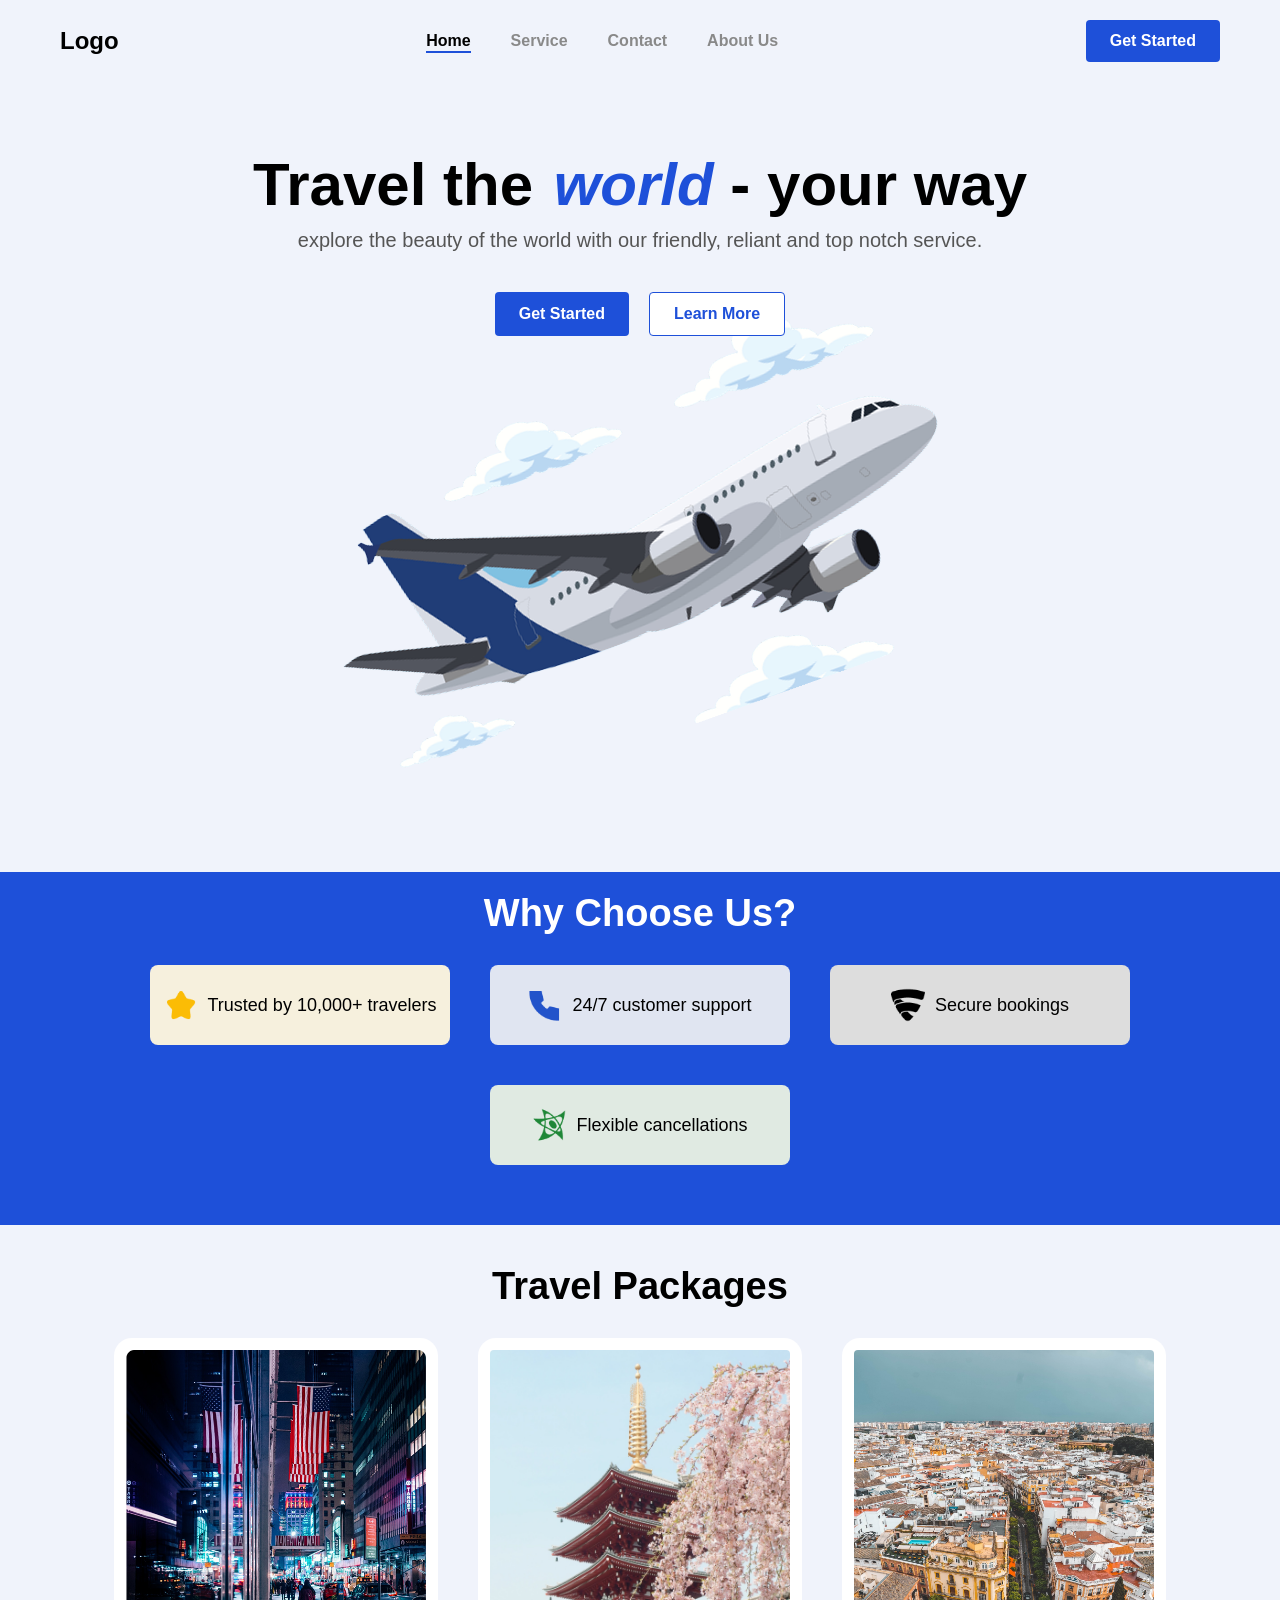
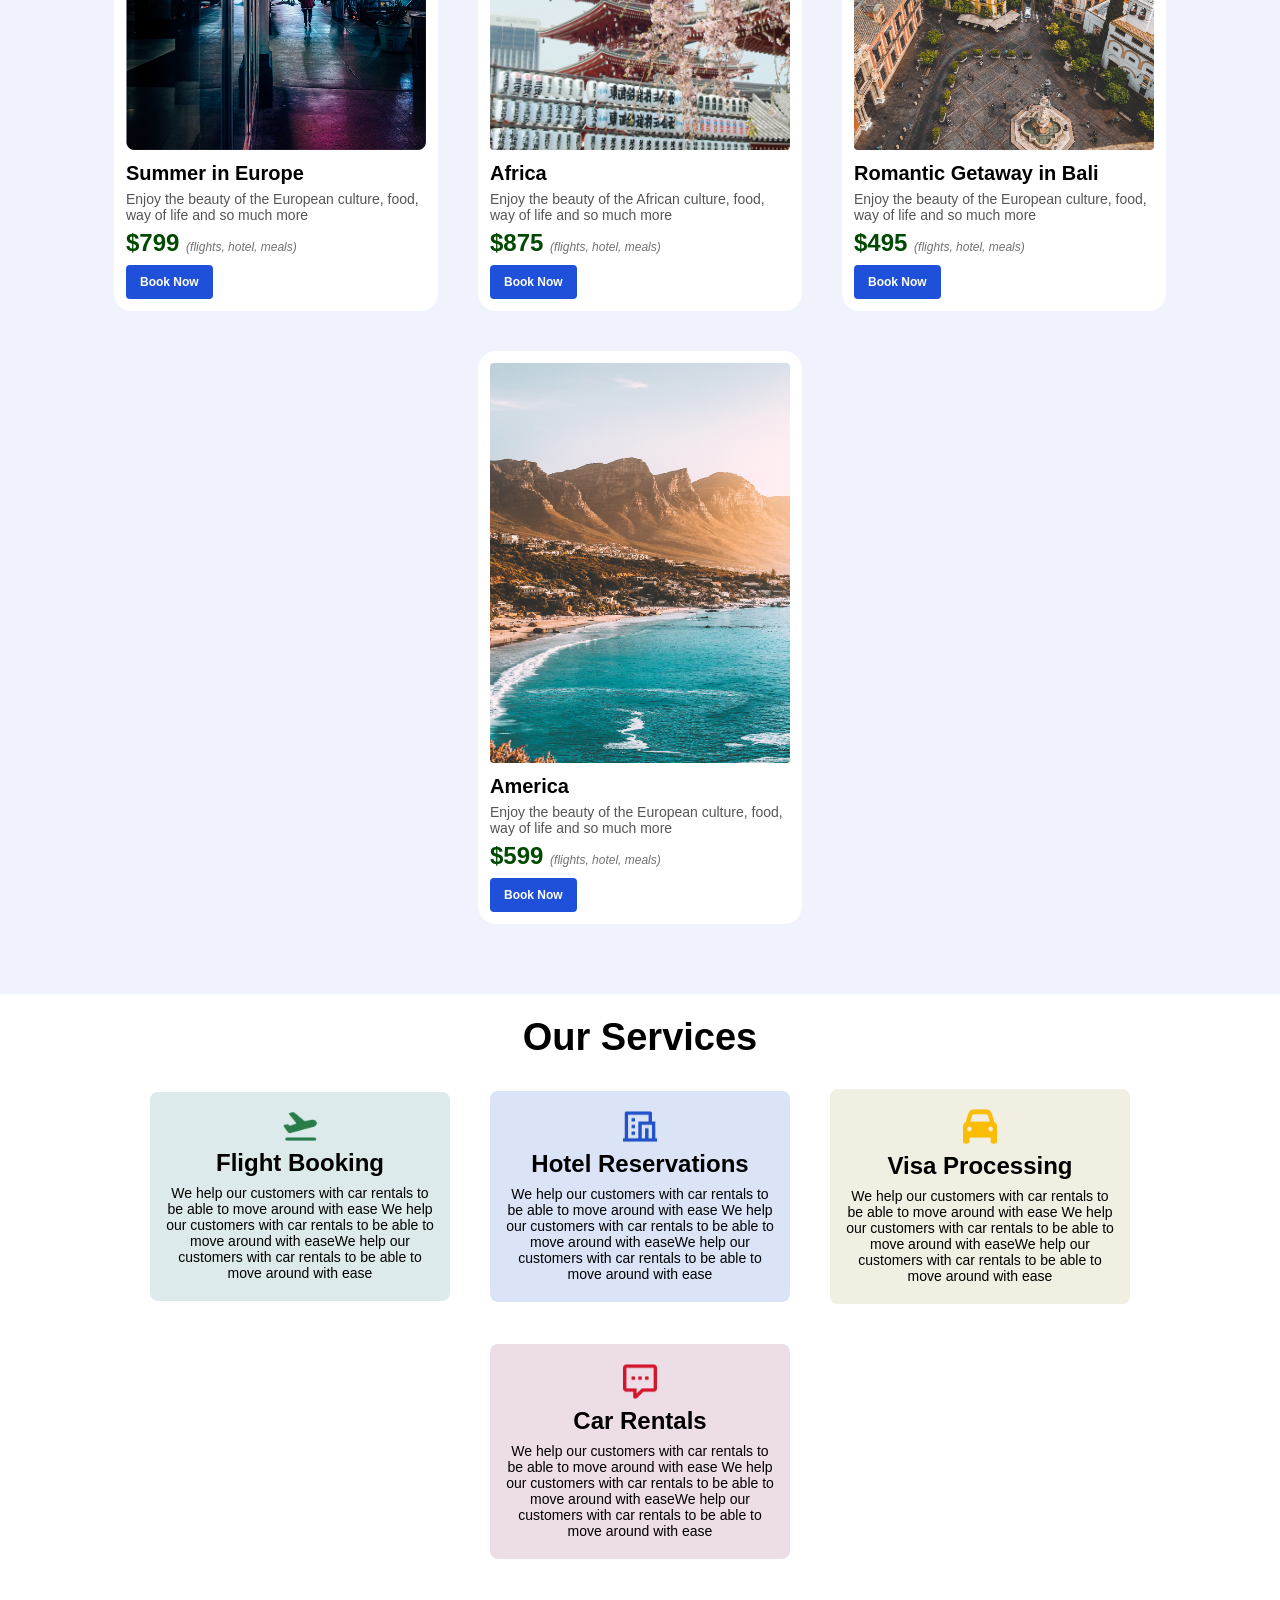
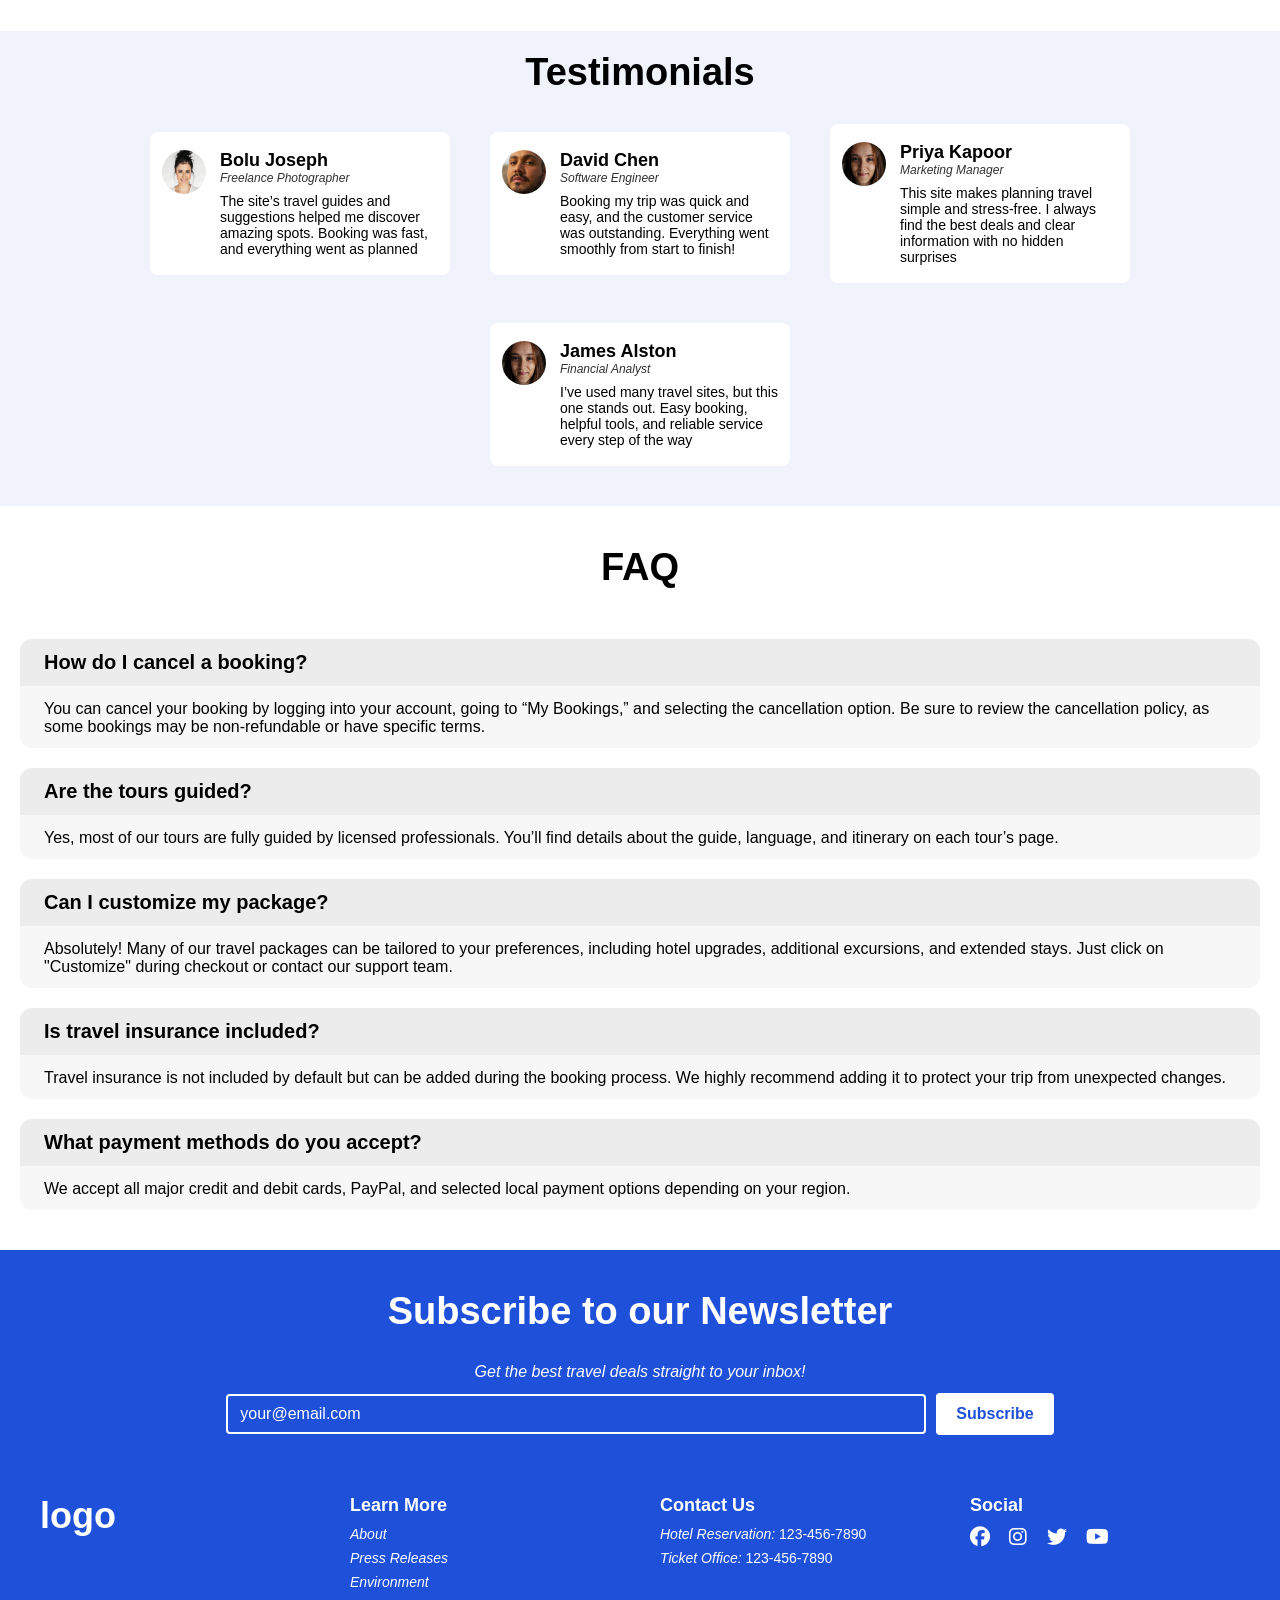
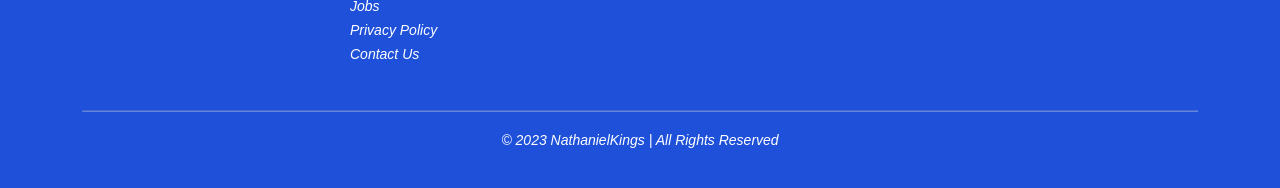
<file: index.html>
<!DOCTYPE html>
<html lang="en">
<head>
  <meta charset="UTF-8">
  <meta name="viewport" content="width=device-width, initial-scale=1.0">
  <title>TravelWebsite</title>
  <link rel="stylesheet" href="style.css">
  <link rel="stylesheet" href="https://cdnjs.cloudflare.com/ajax/libs/font-awesome/6.5.0/css/all.min.css" />
</head>
<body>

    <nav class="navbar">
      <div class="logo">Logo</div>
      <ul class="nav-links">
        <li><a href="#" class="active">Home</a></li>
        <li><a href="#">Service</a></li>
        <li><a href="#">Contact</a></li>
        <li><a href="#">About Us</a></li>
      </ul>
      <button class="get-started">Get Started</button>
      <div class="hamburger">&#9776;</div> 
    </nav>
    
    <div class="hero-section">
          <p class="header-text">Travel the  <span class="header-text-color">world</span> - your way</p>
          <p class="header-subtext">explore the beauty of the world with our friendly, reliant and top notch service.</p>
    <div class="button-container">
          <button class="get-started1">Get Started</button>
          <button class="learn-more">Learn More</button>
    </div> 
      <img class="hero-image" src="Travel Website/image 3 (1).png">
    </div>


  <div class="why-choose-us-section">
    <p class="header-text3">Why Choose Us?</p>
    <div class="why">
      <div class="reason-card">
        <img class="icon" src="Travel Website/star.png">
        <p class="reason-text">Trusted by 10,000+ travelers</p>
      </div>
      <div class="reason-card1">
        <img class="icon" src="Travel Website/call.png">
        <p class="reason-text">24/7 customer support</p>
      </div>
      <div class="reason-card2">
        <img class="icon" src="Travel Website/shield.png">
        <p class="reason-text">Secure bookings</p>
      </div>
      <div class="reason-card3">
        <img class="icon" src="Travel Website/flexible.png">
        <p class="reason-text">Flexible cancellations</p>
      </div>
    </div>
  </div>

  <div class="destination-section">
    <p class="header-text2">Travel Packages</p>
    <div class="card-container-div">
    <div class="card-container">
        <img class="card-image" src="Travel Website/travel4.png">
        <p class="card-text-header">Summer in Europe</p>
        <p class="card-text-body">Enjoy the beauty of the European culture, food, way of life and so much more</p>
        <p class="price">$799 <span class="deals">(flights, hotel, meals)</span> </p>
        <button class="book-now-button">Book Now</button>
      </div>    
      <div class="card-container">
        <img class="card-image" src="Travel Website/travel1.jpg">
        <p class="card-text-header">Africa</p>
        <p class="card-text-body">Enjoy the beauty of the African culture, food, way of life and so much more</p>
        <p class="price">$875 <span class="deals">(flights, hotel, meals)</span></p>
        <button class="book-now-button">Book Now</button>
      </div>    
      <div class="card-container">
        <img class="card-image" src="Travel Website/travel3.jpg">
        <p class="card-text-header">Romantic Getaway in Bali</p>
        <p class="card-text-body">Enjoy the beauty of the European culture, food, way of life and so much more</p>
        <p class="price">$495 <span class="deals">(flights, hotel, meals)</span></p>
        <button class="book-now-button">Book Now</button>
      </div>    
      <div class="card-container">
        <img class="card-image" src="Travel Website/travel2.jpg">
        <p class="card-text-header">America</p>
        <p class="card-text-body">Enjoy the beauty of the European culture, food, way of life and so much more</p>
        <p class="price">$599 <span class="deals">(flights, hotel, meals)</span></p>
        <button class="book-now-button">Book Now</button>
      </div>  
    </div>
  </div>

  <div class="our-service-section">
    <p class="header-text2">Our Services</p>
    <div class="card-container-div">
      <div class="service-card-container">
        <img class="service-icon" src="Travel Website/Vector (1).png">
        <p class="service-header">Flight Booking</p>
        <p class="service-text">We help our customers with car rentals to be able to move around with ease We help
          our customers with car rentals to be able to move around with easeWe help our
          customers with car rentals to be able to move around with ease
        </p>
      </div>
      <div class="service-card-container2">
        <img class="service-icon" src="Travel Website/Vector (2).png">
        <p class="service-header">Hotel Reservations</p>
        <p class="service-text">We help our customers with car rentals to be able to move around with ease We help
          our customers with car rentals to be able to move around with easeWe help our
          customers with car rentals to be able to move around with ease
        </p>
      </div>
      <div class="service-card-container3">
        <img class="service-icon" src="Travel Website/Vector.png">
        <p class="service-header">Visa Processing</p>
        <p class="service-text">We help our customers with car rentals to be able to move around with ease We help
          our customers with car rentals to be able to move around with easeWe help our
          customers with car rentals to be able to move around with ease
        </p>
      </div>
        <div class="service-card-container4">
        <img class="service-icon" src="Travel Website/Vector (3).png">
        <p class="service-header">Car Rentals</p>
        <p class="service-text">We help our customers with car rentals to be able to move around with ease We help
          our customers with car rentals to be able to move around with easeWe help our
          customers with car rentals to be able to move around with ease
        </p>
      </div>
    </div>
  </div>

  <div class="testimonial-section">
      <p class="header-text2">Testimonials</p>
    <div class="testimonial-container">
      <div class="testimonial-card">
        <img class="testimonial-image" src="Travel Website/face1.png">
        <div>
          <p class="testimonial-header">Bolu Joseph</p>
          <p class="testimonial-job">Freelance Photographer</p>  
          <p class="testimonial-review">The site’s travel guides and suggestions helped me discover amazing spots. Booking was fast, and everything went as planned</p>
        </div>
      </div>

      <div class="testimonial-card">
        <img class="testimonial-image" src="Travel Website/face2.png">
        <div>
          <p class="testimonial-header">David Chen</p>
          <p class="testimonial-job">Software Engineer</p>  
          <p class="testimonial-review">Booking my trip was quick and easy, and the customer service was outstanding. Everything went smoothly from start to finish!</p>
        </div>
      </div>

      <div class="testimonial-card">
        <img class="testimonial-image" src="Travel Website/face3.png">
        <div>
          <p class="testimonial-header">Priya Kapoor</p>
          <p class="testimonial-job">Marketing Manager</p>  
          <p class="testimonial-review">This site makes planning travel simple and stress-free. I always find the best deals and clear information with no hidden surprises</p>
        </div>
      </div>

      <div class="testimonial-card">
        <img class="testimonial-image" src="Travel Website/face3.png">
        <div>
          <p class="testimonial-header">James Alston</p>
          <p class="testimonial-job">Financial Analyst</p>  
          <p class="testimonial-review">I’ve used many travel sites, but this one stands out. Easy booking, helpful tools, and reliable service every step of the way</p>
        </div>
      </div>
    </div>
  </div>

  <div class="faq-section">
    <p class="header-text2">FAQ</p>
    <div class="faq-card">
      <p class="faq-question">How do I cancel a booking?</p>
      <p class="faq-answer">You can cancel your booking by logging into your account, going to “My Bookings,” and selecting the cancellation option. Be sure to review the cancellation policy, as some bookings may be non-refundable or have specific terms.</p>  
    </div>
    <div class="faq-card">
      <p class="faq-question">Are the tours guided?</p>
      <p class="faq-answer">Yes, most of our tours are fully guided by licensed professionals. You’ll find details about the guide, language, and itinerary on each tour’s page.</p>  
    </div>
    <div class="faq-card">
      <p class="faq-question">Can I customize my package?</p>
      <p class="faq-answer">Absolutely! Many of our travel packages can be tailored to your preferences, including hotel upgrades, additional excursions, and extended stays. Just click on "Customize" during checkout or contact our support team.</p>  
    </div>
    <div class="faq-card">
      <p class="faq-question">Is travel insurance included?</p>
      <p class="faq-answer">Travel insurance is not included by default but can be added during the booking process. We highly recommend adding it to protect your trip from unexpected changes.</p>  
    </div>
    <div class="faq-card">
      <p class="faq-question">What payment methods do you accept?</p>
      <p class="faq-answer">We accept all major credit and debit cards, PayPal, and selected local payment options depending on your region.</p>  
    </div>
  </div>
    
  <div class="newsletter-section">
    <p class="header-text3">Subscribe to our Newsletter</p>
    <div class="">
      <p class="newsletter-text">Get the best travel deals straight to your inbox!</p>
      <div class="input-field">
        <input type="text" placeholder="your@email.com">
        <button class="subscribe-button">Subscribe</button>  
      </div>
    </div>
  </div>

  <footer class="footer">
    <div class="footer-container">
      <div class="footer-column logo">
        <h2>logo</h2>
      </div>
  
      <div class="footer-column">
        <h3>Learn More</h3>
        <ul>
          <li><a href="#">About</a></li>
          <li><a href="#">Press Releases</a></li>
          <li><a href="#">Environment</a></li>
          <li><a href="#">Jobs</a></li>
          <li><a href="#">Privacy Policy</a></li>
          <li><a href="#">Contact Us</a></li>
        </ul>
      </div>
  
      <div class="footer-column">
        <h3>Contact Us</h3>
        <ul>
          <li><em>Hotel Reservation:</em> 123-456-7890</li>
          <li><em>Ticket Office:</em> 123-456-7890</li>
        </ul>
      </div>
  
      <div class="footer-column">
        <h3>Social</h3>
        <div class="social-icons">
          <a href="#"><i class="fa-brands fa-facebook"></i></a>
          <a href="#"><i class="fa-brands fa-instagram"></i></a>
          <a href="https://x.com/nathkings06?s=21"><i class="fa-brands fa-twitter"></i></a>
          <a href="#"><i class="fa-brands fa-youtube"></i></a>
        </div>
      </div>
    </div>
    <hr />
    <p class="footer-bottom">&copy; 2023 NathanielKings | All Rights Reserved</p>
  </footer>
  
</body>
</html>
</file>
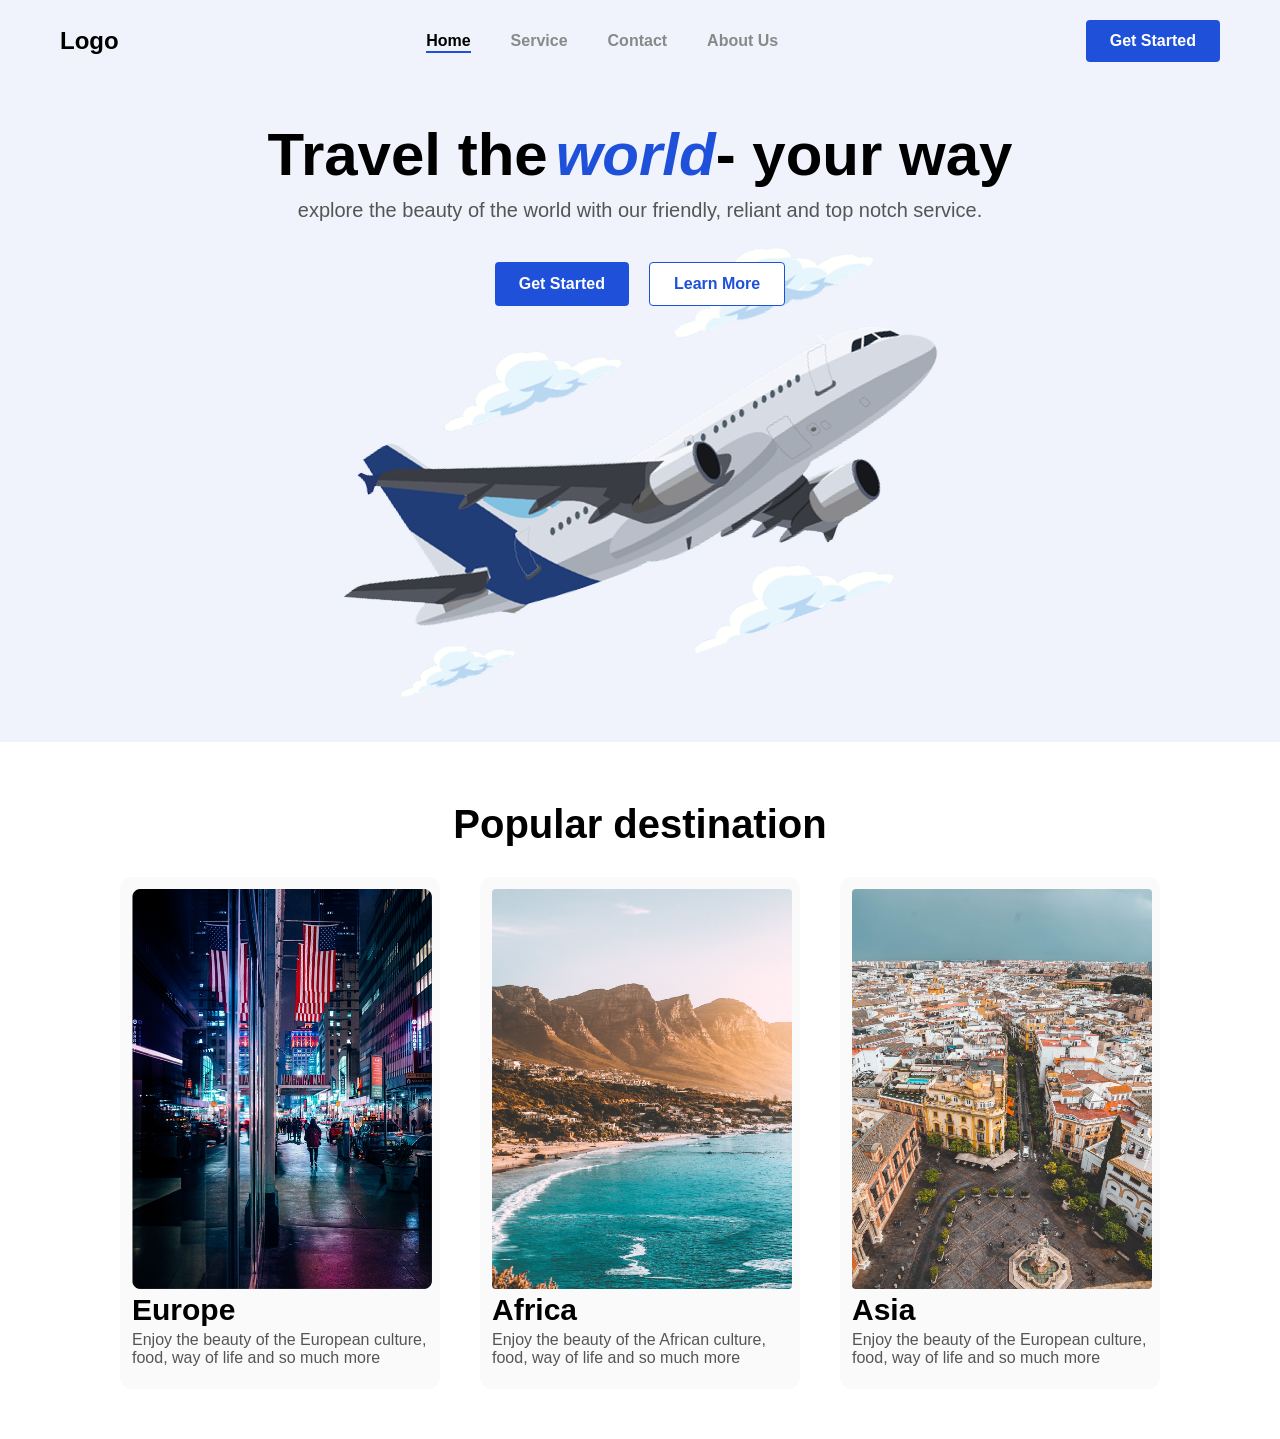
<file: Travel Website/Travel.html>
<!DOCTYPE html>
<html lang="en">
<head>
  <meta charset="UTF-8">
  <meta name="viewport" content="width=device-width, initial-scale=1.0">
  <title>Navigation Bar</title>
  <link rel="stylesheet" href="hero.css">
</head>
<body>

  <nav class="navbar">
    <div class="logo">Logo</div>
    <ul class="nav-links">
      <li><a href="#" class="active">Home</a></li>
      <li><a href="#">Service</a></li>
      <li><a href="#">Contact</a></li>
      <li><a href="#">About Us</a></li>
    </ul>
    <button class="get-started">Get Started</button>
  </nav>

  <div class="hero-section">
        <p class="header-text">Travel the  <span>world</span> - your way</p>
        <p class="header-subtext">explore the beauty of the world with our friendly, reliant and top notch service.</p>
   <div class="button-container">
        <button class="get-started">Get Started</button>
        <button class="learn-more">Learn More</button>
   </div> 
    <img class="hero-image" src="image 3 (1).png">
  </div>

  <div>
    <p class="header-text2">Popular destination</p>
  </div>
  <div class="card-container-div">
    <div class="card-container">
        <img class="card-image" src="travel4.png">
        <p class="card-text-header">Europe</p>
        <p class="card-text-body">Enjoy the beauty of the European culture, food, way of life and so much more</p>
      </div>    
      <div class="card-container">
        <img class="card-image" src="travel2.jpg">
        <p class="card-text-header">Africa</p>
        <p class="card-text-body">Enjoy the beauty of the African culture, food, way of life and so much more</p>
      </div>    
      <div class="card-container">
        <img class="card-image" src="travel3.jpg">
        <p class="card-text-header">Asia</p>
        <p class="card-text-body">Enjoy the beauty of the European culture, food, way of life and so much more</p>
      </div>    
  </div>
</body>
</html>
</file>
<file: style.css>
* {
    margin: 0;
    padding: 0;
    box-sizing: border-box;
  }
  .header-text-color{
    font-style: italic;
    margin-left: 4px;
    color: #1e50d9;
  }
  body {
    font-family: 'Segoe UI', sans-serif;
    background-color: #fff;
  }
  
  .navbar {
    position: fixed;
    top: 0;
    left: 0;
    right: 0;
    z-index: 1000;
    display: flex;
    justify-content: space-between;
    align-items: center;
    padding: 20px 60px;
    background-color: #F0F3FB;
  }
  
  .logo {
    font-weight: bold;
    font-size: 24px;
    color: #000;
  }
  
  .nav-links {
    list-style: none;
    display: flex;
    gap: 40px;
  }
  
  .nav-links a {
    text-decoration: none;
    color: #898989;
    font-weight: 600;
    position: relative;
    padding-bottom: 4px;
    transition: color 0.5s ease;
  }
  
  .nav-links a.active,
  .nav-links a:hover {
    color: #000;
  }
  
  .nav-links a.active::after,
  .nav-links a:hover::after {
    content: "";
    position: absolute;
    width: 100%;
    height: 2px;
    background: #1e50d9;
    bottom: 0;
    left: 0;
  }
  
  .get-started {
    background-color: #1e50d9;
    color: white;
    border: none;
    padding: 12px 24px;
    font-size: 16px;
    font-weight: bold;
    border-radius: 4px;
    cursor: pointer;
  }
  
  .get-started:hover {
    background-color: #1840b0;
    transition: all 0.3s ease-in-out;
  }
  .hamburger {
    display: none;
    font-size: 26px;
    cursor: pointer;
  }
  

  /* Responsive */

  @media screen and (max-width: 768px) {
    .nav-links {
      display: none;
    }
  
    .get-started {
      display: none;
    }

    .hamburger {
      display: block;
    }
    .navbar{
      padding: 30px 30px;
    }
  }

  /** Hero section**/
  
  .hero-section {
    display: flex;
    flex-direction: column;
    align-items: center;
    justify-content: center;
    background-color: #F0F3FB;
    padding-bottom: 60px;
  }

  .header-text{
    font-size: 60px;
    font-weight: bold;
    color: #000;
    margin-top: 150px;
    margin-bottom: 10px;
  }

  .header-subtext{
    display: flex;
    align-items: center;
    justify-content: center;
    font-size: 20px;
    color: #555;
    margin-bottom: 40px;;
  }
  .hero-image {
    width: 600px;
    margin-top: -80px;
    z-index: 0;
  }
  .button-container {
    display: flex;
    justify-content: center;
    gap: 20px;
    margin-top: 0px;
    z-index: 1;
  }
  .get-started1 {
    background-color: #1e50d9;
    color: white;
    border: none;
    padding: 12px 24px;
    font-size: 16px;
    font-weight: bold;
    border-radius: 4px;
    cursor: pointer;
  }
  
  .get-started1:hover {
    background-color: #1840b0;
    transition: all 0.3s ease-in-out;
  }
  .learn-more {
    background-color: white;
    color: #1e50d9;
    border-style: solid;
    border-width: 1px;
    border-color: #1e50d9;
    padding: 12px 24px;
    font-size: 16px;
    font-weight: bold;
    border-radius: 4px;
    cursor: pointer;
  }
  .learn-more:hover {
    background-color: #cbd9ff;
    transition: all 0.3s ease-in-out;
   }
   @media (max-width: 1024px) {
  .header-text {
    font-size: 48px;
    margin-top: 150px;
  }

  .header-subtext {
    font-size: 18px;
  }

  .hero-image {
    width: 800px;
    margin-top: -80px;
  }

  .learn-more {
    font-size: 15px;
    padding: 10px 20px;
  }
}

@media (max-width: 768px) {
  .header-text {
    font-size: 30px;
    text-align: center;
    margin-top: 120px;
  }

  .header-subtext {
    font-size: 16px;
    text-align: center;
    padding: 0 60px;
  }

  .hero-image {
    width: 100%;
    max-width: 400px;
    margin-top: -60px;
  }

  .button-container {
    flex-direction: column;
    align-items: center;
    gap: 10px;
  }
  .get-started1{
    background-color: #1e50d9;
    color: white;
    border: none;
    padding: 12px 24px;
    font-size: 12px;
    font-weight: bold;
    border-radius: 2px;
  }
  .learn-more{
    font-size: 12px;
    border-radius: 2px;
    border-width: 2px;
  }
}

@media (max-width: 480px) {
  .header-text {
    font-size: 30px;
    margin-top: 70px;
    padding-top: 40px;
    padding-right: 40px;
    padding-left: 40px;
  }

  .header-subtext {
    font-size: 14px;
  }

  .hero-image {
    max-width: 300px;
    margin-top: -40px;
  }

  .learn-more {
    font-size: 12px;
  }
  .learn-more:hover{
    background-color: none;
  }
  .get-started1{
    font-size: 12px;
  }
}

/** why choose us**/

.why-choose-us-section{
  padding-bottom: 60px;
  background-color: #1e50d9;
  z-index: 1;
}
.why{
  display: flex;
  align-items: center;
  justify-content: center;
  gap: 40px;
  flex-wrap: wrap;
}
.reason-card,
.reason-card1,
.reason-card2,
.reason-card3{
  display: flex;
  align-items: center;
  justify-content: center;
  height: 80px;
  width: 300px;
  border-radius: 8px;
}
.reason-card{
  background-color: #F6F0DD;
}
.reason-card1{
  background-color: #E0E5F1;
}
.reason-card2{
  background-color:#DDDDDD ;
}
.reason-card3{
  background-color: #E0EAE2;
}
.icon{
  width: 34px;
  margin-right: 10px;
}
.header-text3{
  color: rgb(255, 255, 255);
}
.reason-text{
  font-size: 18px;
}

/** responsive**/


@media (max-width: 1024px){
  .reason-card,
  .reason-card1,
  .reason-card2,
  .reason-card3{
    height: 80px;
    width: 320px;
  }
  .why-choose-us-section{
    padding-bottom: 60px;
  }
}
@media (max-width: 768px) {
  .header-text3{
    font-size: 24px;
  }
  .why{
    gap: 20px;
  }
  .reason-card,
  .reason-card1,
  .reason-card2,
  .reason-card3{
    height: 60px;
    width: 250px;
  }
  .reason-text{
    font-size: 14px;
  }
  .icon{
    width: 30px;
  }
}


@media (max-width: 480px){
  .why{
    gap: 10px;
  }
  .reason-card,
  .reason-card1,
  .reason-card2,
  .reason-card3{
  height: 40px;
  width: 300px;
  border-radius: 4px;
  }
  .icon{
    width: 24px;
  }
  .reason-text{
    font-size: 12px;
  }
}



/** popular destinations**/


.destination-section{
  background-color: #F0F3FB;
  top: 130px;
  z-index: 2;
  padding-bottom: 20px;
  padding-top: 20px;
  margin-bottom: 2px;
}
.header-text2,
.header-text3{
  display: flex;
  align-items: center;
  justify-content: center;
  font-size: 38px;
  font-weight: bold;
  padding-top: 20px;
  margin-bottom: 30px;
}
.header-text2{
  color: #000000;
}
.card-container-div{
  display: flex;
  align-items: center;
  justify-content: center;
  flex-wrap: wrap;
  gap: 40px;
  margin-bottom: 50px;
}  
.card-container {
  padding-right: 12px;
  padding-left: 12px;
  padding-top: 12px;
  padding-bottom: 12px;
  background-color: #ffffff;
  border-radius: 18px; ;
}
.card-text-body{
  width: 300px;
}
.card {
  flex: 1 1 200px; /* grows and shrinks as needed, with a base width of 200px */
  max-width: 300px;
}  
.card-container:hover {
  transform: scale(1.05); /* slightly enlarges the card */
  box-shadow: 0 8px 16px #dce5ff; /* light blue shadow */
  transition: all 0.4s ease-in-out;
}
.card-image{
width: 300px;
height: 400px;
border-radius: 4px;
}
.card-text-header{
font-size: 20px;
font-weight: bold;
color: #000;
margin-top: 8px;
margin-bottom: 6px;
}
.card-text-body{
font-size: 14px;
color: #555;
margin-bottom: 6px;
}
.price{
  font-size: 24px;
  font-weight: bold;
  color: rgb(0, 73, 0);
}
.deals{
  font-size: 12px;
  font-weight: normal;
  font-style: italic;
  color: #727272;
  text-align: center;
}
.book-now-button{
  color: white;
  background-color: #1e50d9;
  font-size: 12px;
  font-weight: bold;
  border: none;
  padding: 10px 14px;
  margin-top: 8px;
  border-radius: 4px;
  cursor: pointer;
}


/** our service style **/

.our-service-section{
background-color:white;
padding-top: px;
padding-bottom: 20px;
margin-bottom: 2px;
z-index: 10;
}

.service-card-container,
.service-card-container2,
.service-card-container3,
.service-card-container4{
display: flex;
align-items: center;
justify-content:center;
flex-direction: column;
width: 300px;
padding: 12px;
border-radius: 8px;
}
.service-card-container{
background-color: #DDEAEB;
}
.service-card-container2{
background-color: #DBE3F6;
}
.service-card-container3{
background-color: #F1EEE2;
}
.service-card-container4{
background-color: #EDDDE6;
}
.service-icon{
width: 34px;
margin-bottom: 8px;
margin-top: 8px;
}
.service-header{
font-size: 24px;
font-weight: bold;
margin-bottom: 8px;
}
.service-text{
font-size: 14px;
text-align: center;
margin-bottom: 8px;
}

@media (max-width: 1024px){
  .service-card-container,
  .service-card-container2,
  .service-card-container3,
  .service-card-container4{
    width: 350px;
  }
}

@media (max-width:760px){
  .header-text2{
    font-size: 30px;
  }
  .service-header{
    font-size: 18px;
  }
  .service-text{
    font-size: 12px;
  }
  .service-icon{
    width: 24px;
  }
  .service-card-container,
  .service-card-container2,
  .service-card-container3,
  .service-card-container4{
  padding: 18px;
  }
  .card-container-div{
    padding: 24px;
  }
}


/** Testimonial section**/


.testimonial-section {
  background-color: #F0F3FB;
  padding-bottom: 40px;
}
.testimonial-container{
  display: flex;
  align-items: center;
  justify-content: center;
  flex-wrap: wrap;
  gap: 40px;
}
.testimonial-card{
  display: flex;
  align-items: start;
  justify-content: center;
  background-color: #ffffff;
  padding: 18px 12px;
  border-radius: 8px;
  width: 300px;
}
.testimonial-image{
  width: 44px;
  height: 44px;
  border-radius: 40px;
  margin-right: 14px;
}
.testimonial-header{
  font-size: 18px;
  font-weight: bold;
}
.testimonial-job{
  font-size: 12px;
  font-style: italic;
  color: #303030;
  margin-bottom: 8px;
}
.testimonial-review{
  font-size: 14px;
}

@media (max-width: 1024px) {
  .testimonial-card{
    width: 350px;
  }
}

@media (max-width: 768px) {
  .testimonial-container{
    gap: 20px;
  }
  .testimonial-header{
    font-size: 16px;
  }
}

/** Faq section**/


.faq-section {
  display: flex;
  align-items: center;
  flex-direction: column;
  gap: 20px;
  padding: 20px; /* Added padding for smaller screens */
  background-color: #ffffff;
  padding-bottom: 40px;
}

.faq-card {
  width: 100%;
  max-width: 1300px; /* Prevents it from stretching too much on wide screens */
  background-color: #f7f7f7;
  border-radius: 12px;
  overflow: hidden;
}

.faq-question {
  font-size: 20px;
  font-weight: bold;
  margin-bottom: 2px;
  background-color: #ececec;
  padding: 12px 24px;
}

.faq-answer {
  padding: 12px 24px;
  font-size: 16px;
}

/* Responsive tweaks */
@media screen and (max-width: 768px) {
  .faq-question {
    font-size: 16px;
  }
  
  .header-text2{
    font-size: 24px;
    margin-bottom: 8px;
  }
  .faq-answer {
    font-size: 14px;
  }
}

@media screen and (max-width: 480px) {
  .faq-question {
    font-size: 16px;
    padding: 10px 16px;
  }
  
  .faq-answer {
    padding: 10px 16px;
    font-size: 12px;
  }
}


  /** newsletter section**/

  .newsletter-section {
    background-color: #1e50d9;
    display: flex;
    align-items: center;
    justify-content: center;
    flex-direction: column;
    padding: 20px 0px;
  }
  
  .newsletter-text {
    color: white;
    font-style: italic;
    text-align: center;
  }
  
  .input-field {
    display: flex;
    justify-content: center;
    align-items: center;
    gap: 10px;
    margin-top: 12px;
    flex-wrap: wrap; /* allows wrapping on small screens */
    width: 100%;
    max-width: 1100px;
  }
  
  .subscribe-button {
    background-color: white;
    color: #1e50d9;
    padding: 12px 20px;
    border: none;
    font-weight: bold;
    font-size: 16px;
    border-radius: 4px;
    cursor: pointer;
    flex-shrink: 0;
  }
  
  input {
    background-color: #1e50d9;
    height: 40px;
    padding: 0 12px;
    border: 2px solid white;
    color: white;
    border-radius: 4px;
    font-size: 16px;
    flex-grow: 1;
    width: 700px;
  }
  
  input:focus {
    outline: none;
    color: white;
  }
  
  input::placeholder {
    color: white;
    font-size: 16px;
  }
  
  /* Responsive Adjustments */
  @media (max-width: 768px) {
    .input-field {
      flex-direction: column;
      align-items: stretch;
    }
  
    input,
    .subscribe-button {
      width: 100%;
    }
    .header-text3{
      font-size: 24px;
    }
    .newsletter-text{
      font-size: 14px;
    }
    .input:placeholder{
      font-size: px;
    }
  }

  /** Footer section**/

  .footer {
    background-color: #1e50d9;
    color: white;
    padding: 40px 20px;
    font-family: 'Segoe UI', sans-serif;
  }
  
  .footer-container {
    display: flex;
    justify-content: space-between;
    flex-wrap: wrap;
    max-width: 1200px;
    margin: auto;
    gap: 40px;
  }
  
  .footer-column {
    flex: 1 1 200px;
  }
  
  .footer-column h3 {
    margin-bottom: 10px;
    font-size: 18px;
  }
  
  .footer-column ul {
    list-style: none;
    padding: 0;
  }
  
  .footer-column ul li {
    margin-bottom: 8px;
    font-size: 14px;
  }
  
  .footer-column ul li a {
    color: white;
    text-decoration: none;
    font-style: italic;
  }
  
  .footer-column .social-icons a {
    color: white;
    font-size: 20px;
    margin-right: 15px;
    text-decoration: none;
  }
  
  .footer hr {
    margin: 40px auto 20px;
    border-color: rgba(255, 255, 255, 0.3);
    width: 90%;
  }
  
  h2{
    color: white;
  }
  .footer-bottom {
    text-align: center;
    font-style: italic;
    font-size: 14px;
  }
  
  /* Responsive Design */
  @media (max-width: 768px) {
    .footer-container {
      flex-direction: column;
      padding-left: 40px;
    }
  
    .footer-column {
      flex: 1 1 100%;
    }
  
    .footer-column .social-icons {
      justify-content: center;
    }
  }
</file>
<file: Travel Website/hero.css>
* {
    margin: 0;
    padding: 0;
    box-sizing: border-box;
  }
  span{
    font-style: italic;
    margin-left: 8px;
    color: #1e50d9;
  }
  body {
    font-family: 'Segoe UI', sans-serif;
    background-color: #fff;
  }
  
  .navbar {
    position: fixed;
    top: 0;
    left: 0;
    right: 0;
    z-index: 1000;
    display: flex;
    justify-content: space-between;
    align-items: center;
    padding: 20px 60px;
    background-color: #F0F3FB;
  }
  
  .logo {
    font-weight: bold;
    font-size: 24px;
    color: #000;
  }
  
  .nav-links {
    list-style: none;
    display: flex;
    gap: 40px;
  }
  
  .nav-links a {
    text-decoration: none;
    color: #898989;
    font-weight: 600;
    position: relative;
    padding-bottom: 4px;
    transition: color 0.5s ease;
  }
  
  .nav-links a.active,
  .nav-links a:hover {
    color: #000;
  }
  
  .nav-links a.active::after,
  .nav-links a:hover::after {
    content: "";
    position: absolute;
    width: 100%;
    height: 2px;
    background: #1e50d9;
    bottom: 0;
    left: 0;
  }
  
  .get-started {
    background-color: #1e50d9;
    color: white;
    border: none;
    padding: 12px 24px;
    font-size: 16px;
    font-weight: bold;
    border-radius: 4px;
    cursor: pointer;
  }
  
  .get-started:hover {
    background-color: #1840b0;
    transition: all 0.3s ease-in-out;
  }
  
  /* Responsive */
  @media (max-width: 768px) {
    .navbar {
      flex-direction: column;
      gap: 20px;
      padding: 20px;
    }
  
    .nav-links {
      flex-direction: column;
      align-items: center;
      gap: 16px;
    }
  }

  .hero-section {
    display: flex;
    flex-direction: column;
    align-items: center;
    justify-content: center;
    background-color: #F0F3FB;
  }

  .header-text{
    display: flex;
    align-items: center;
    justify-content: center;
    font-size: 60px;
    font-weight: bold;
    color: #000;
    margin-top: 120px;
    margin-bottom: 10px;
  }

  .header-subtext{
    display: flex;
    align-items: center;
    justify-content: center;
    font-size: 20px;
    color: #555;
    margin-bottom: 40px;;
  }
  .hero-image {
    width: 600px;
    margin-top: -120px;
    z-index: 0;
  }
  .button-container {
    display: flex;
    justify-content: center;
    gap: 20px;
    margin-top: 0px;
    z-index: 1;
  }
  .learn-more {
    background-color: white;
    color: #1e50d9;
    border-style: solid;
    border-width: 1px;
    border-color: #1e50d9;
    padding: 12px 24px;
    font-size: 16px;
    font-weight: bold;
    border-radius: 4px;
    cursor: pointer;
  }
  .learn-more:hover {
    background-color: #cbd9ff;
    transition: all 0.3s ease-in-out;
   }
   .header-text2{
    display: flex;
    align-items: center;
    justify-content: center;
    font-size: 40px;
    font-weight: bold;
    color: #000;
    margin-top: 60px;
    margin-bottom: 30px;
  }
  .card-container-div{
    display: flex;
    align-items: center;
    justify-content: center;
    flex: 1fr 1fr 1fr 1fr;
    gap: 40px;
    margin-bottom: 50px;
  }
   .card-container {
    width: 320px;
    padding: 12px 12px;
    background-color: #fafafa;
    border-radius: 12px; ;
   }
   .card-container:hover {
    transform: scale(1.05); /* slightly enlarges the card */
    box-shadow: 0 8px 16px #dce5ff; /* light blue shadow */
    transition: all 0.4s ease-in-out;
   }
   .card-image{
    width: 300px;
    height: 400px;
    border-radius: 4px;
   }
   .card-text-header{
    font-size: 30px;
    font-weight: bold;
    color: #000;
    margin-top: 0px;
    margin-bottom: 4px;
   }
   .card-text-body{
    font-size: 16px;
    color: #555;
    margin-bottom: 10px;
   }
</file>
